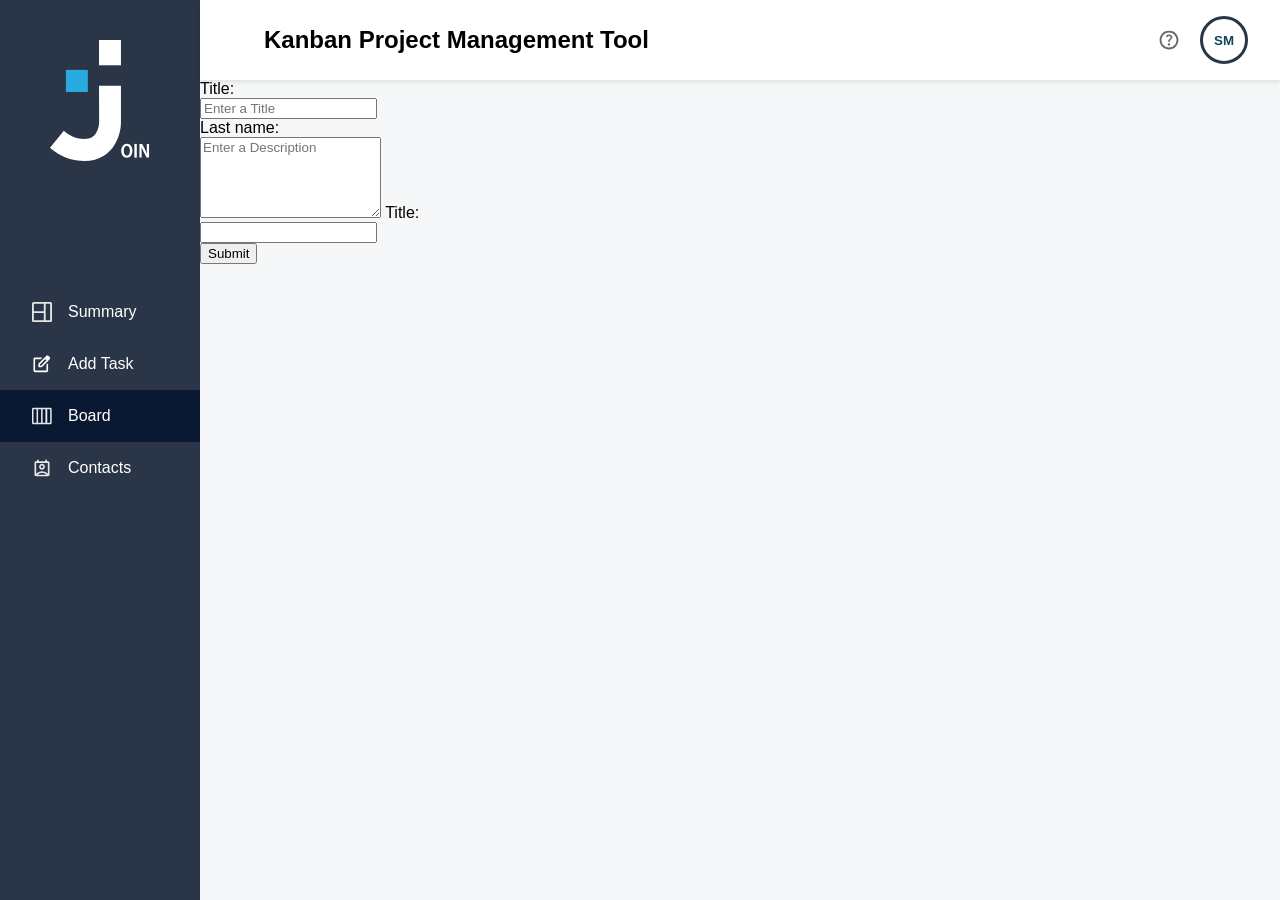
<file: html/add_task.html>
<!DOCTYPE html>
<html lang="en">

<head>
    <meta charset="UTF-8">
    <meta name="viewport" content="width=device-width, initial-scale=1.0">
    <title>Join</title>
    <link rel="stylesheet" href="../style.css">
    <link rel="stylesheet" href="../styles/buttons.css">
</head>

<body>
    <aside>
        <div class="aside-join-icon">
            <img src="../assets/icons/main-icon.svg" alt="">

        </div>


        <nav class="sidebar-nav">
            <a href="#" class="nav-item">
                <img src="../assets/icons/summary-icon.svg" alt="">
                <span>Summary</span>
            </a>

            <a href="#" class="nav-item ">
                <img src="../assets/icons/add-task-icon.svg" alt="">
                <span>Add Task</span>
            </a>

            <a href="#" class="nav-item active">
                <img src="../assets/icons/board-icon.svg" alt="">
                <span>Board</span>
            </a>

            <a href="#" class="nav-item">
                <img src="../assets/icons/contacts-icon.svg" alt="">
                <span>Contacts</span>
            </a>
        </nav>
    </aside>

    <main>
        <header class="header">
            <h2 class="header-title">Kanban Project Management Tool</h2>

            <div class="header-actions">
                <button class="help-button" aria-label="Help">
                    <img src="../assets/icons/help-questionmark-icon.svg" alt="">
                </button>

                <button class="user-avatar" aria-label="Open user menu">
                    <span id="userInitials">SM</span>
                </button>
            </div>
        </header>





        <form>
            <label for="title">Title:</label><br>
            <input type="text" id="title" name="title" placeholder="Enter a Title"><br>

            <label for="description">Last name:</label><br>
            <textarea name="description" id="description" placeholder="Enter a Description" rows="5"></textarea>


            <label for="subtask">Title:</label><br>
            <input type="text" id="subtask" name="subtask"><br>

            <ul class="subtasks">

            </ul>

            <input type="submit" value="Submit">
        </form>







    </main>

    <script src="../script.js"></script>
    <!-- 
    <script type="module" src="../js/firebase-config.js"></script>
    <script type="module" src="../js/auth-check.js"></script> -->

</body>

</html>
</file>
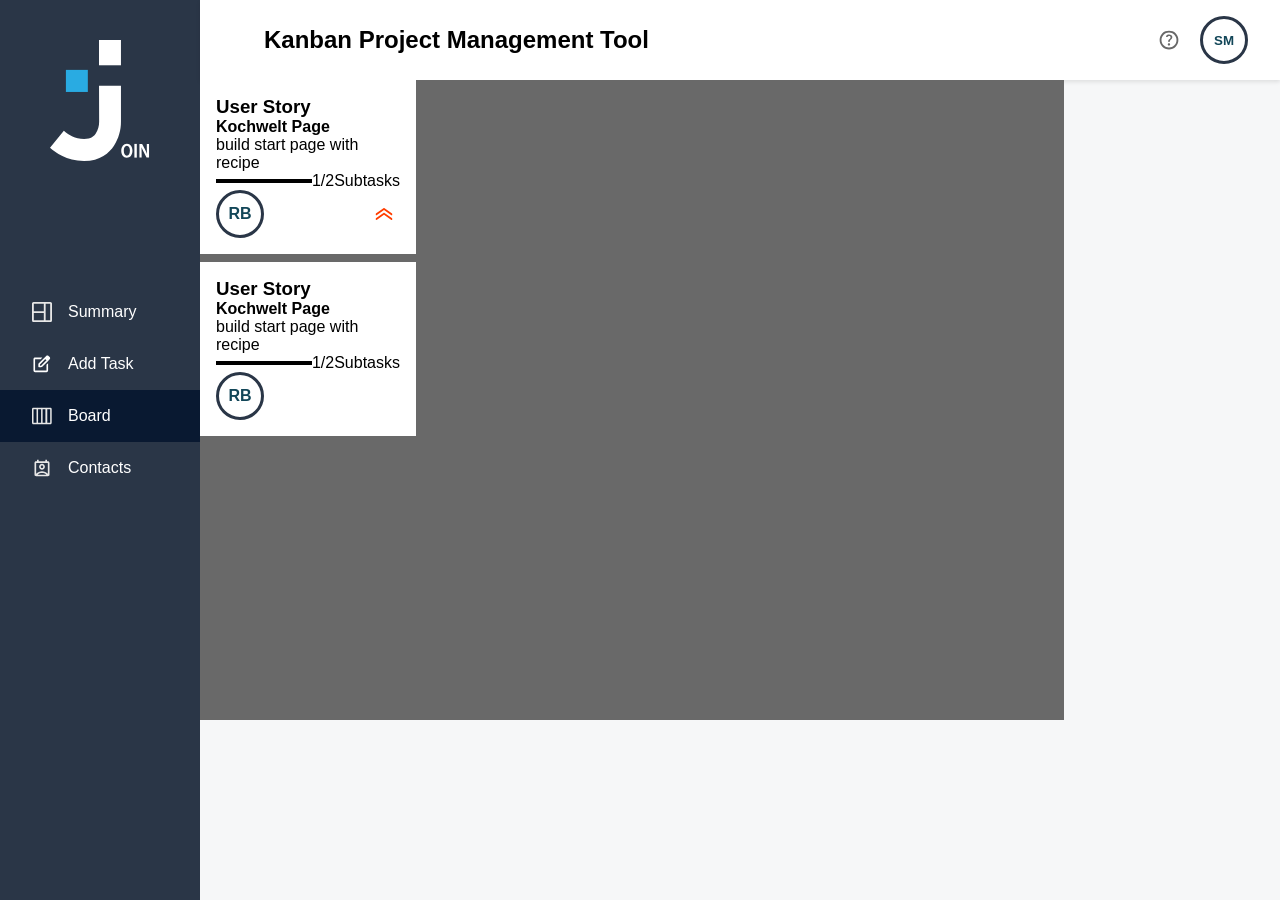
<file: html/board.html>
<!DOCTYPE html>
<html lang="en">

<head>
    <meta charset="UTF-8">
    <meta name="viewport" content="width=device-width, initial-scale=1.0">
    <title>Join</title>
    <link rel="stylesheet" href="../style.css">
    <link rel="stylesheet" href="../styles/board.css">
    <link rel="shortcut icon" href="../assets/icons/favicon.svg" type="image/x-icon">
</head>

<body>
    <aside>
        <div class="aside-join-icon">
            <img src="../assets/icons/main-icon.svg" alt="">

        </div>


        <nav class="sidebar-nav">
            <a href="#" class="nav-item">
                <img src="../assets/icons/summary-icon.svg" alt="">
                <span>Summary</span>
            </a>

            <a href="#" class="nav-item ">
                <img src="../assets/icons/add-task-icon.svg" alt="">
                <span>Add Task</span>
            </a>

            <a href="#" class="nav-item active">
                <img src="../assets/icons/board-icon.svg" alt="">
                <span>Board</span>
            </a>

            <a href="#" class="nav-item">
                <img src="../assets/icons/contacts-icon.svg" alt="">
                <span>Contacts</span>
            </a>
        </nav>
    </aside>

    <main>
        <header class="header">
            <h2 class="header-title">Kanban Project Management Tool</h2>

            <div class="header-actions">
                <button class="help-button" aria-label="Help">
                    <img src="../assets/icons/help-questionmark-icon.svg" alt="">
                </button>

                <button class="user-avatar" aria-label="Open user menu">
                    <span id="userInitials">SM</span>
                </button>
            </div>
        </header>

        <div class="board-wrapper">
            <section class="task-col">
                <ul id="to_do">
                    <li class="task-box">
                        <h3>User Story</h3>
                        <h4>Kochwelt Page</h4>
                        <span>build start page with recipe</span>


                        <div class="subtask-progress-container">
                            <div class="progress-bar">

                            </div>
                            <span>1/2Subtasks</span>
                        </div>


                        <div class="initials-container">
                            <div class="user-avatar">RB</div>
                            <img src="../assets/icons/prio-high.svg" alt="high-priority icon">

                        </div>

                    </li>

                    <li class="task-box">
                        <h3>User Story</h3>
                        <h4>Kochwelt Page</h4>
                        <span>build start page with recipe</span>
                        <div class="subtask-progress-container">
                            <div class="progress-bar">

                            </div>
                            <span>1/2Subtasks</span>
                        </div>
                        <div>
                            <div class="initials-container">
                                <div class="user-avatar">RB</div>
                            </div>
                            <div class="placeholder for image urgent"></div>
                        </div>
                    </li>
                </ul>
            </section>

            <section class="task-col">
                <ul id="in_progress">
                    <li></li>
                </ul>
            </section>

            <section class="task-col">
                <ul id="await_feedback">
                    <li></li>
                </ul>
            </section>

            <section class="task-col">
                <ul id="done">
                    <li></li>
                </ul>
            </section>
        </div>




        <!-- <section>
            <h3>User Story</h3>
            <h4>Title</h4>
            <p>Description</p>
            <div>
                <div>LoadingBar</div>
                <span>subtasks</span>
            </div>
            <div>
                <div>
                    <div>RB</div>
                    <div>MG</div>
                    <div>SO</div>
                </div>
                <div>Urgency</div>
            </div>

        </section> -->

    </main>

    <script src="../script.js"></script>
    <script src="../js/add_task.js"></script>
<!-- 
    <script type="module" src="../js/firebase-config.js"></script>
    <script type="module" src="../js/auth-check.js"></script> -->
</body>


</html>
</file>
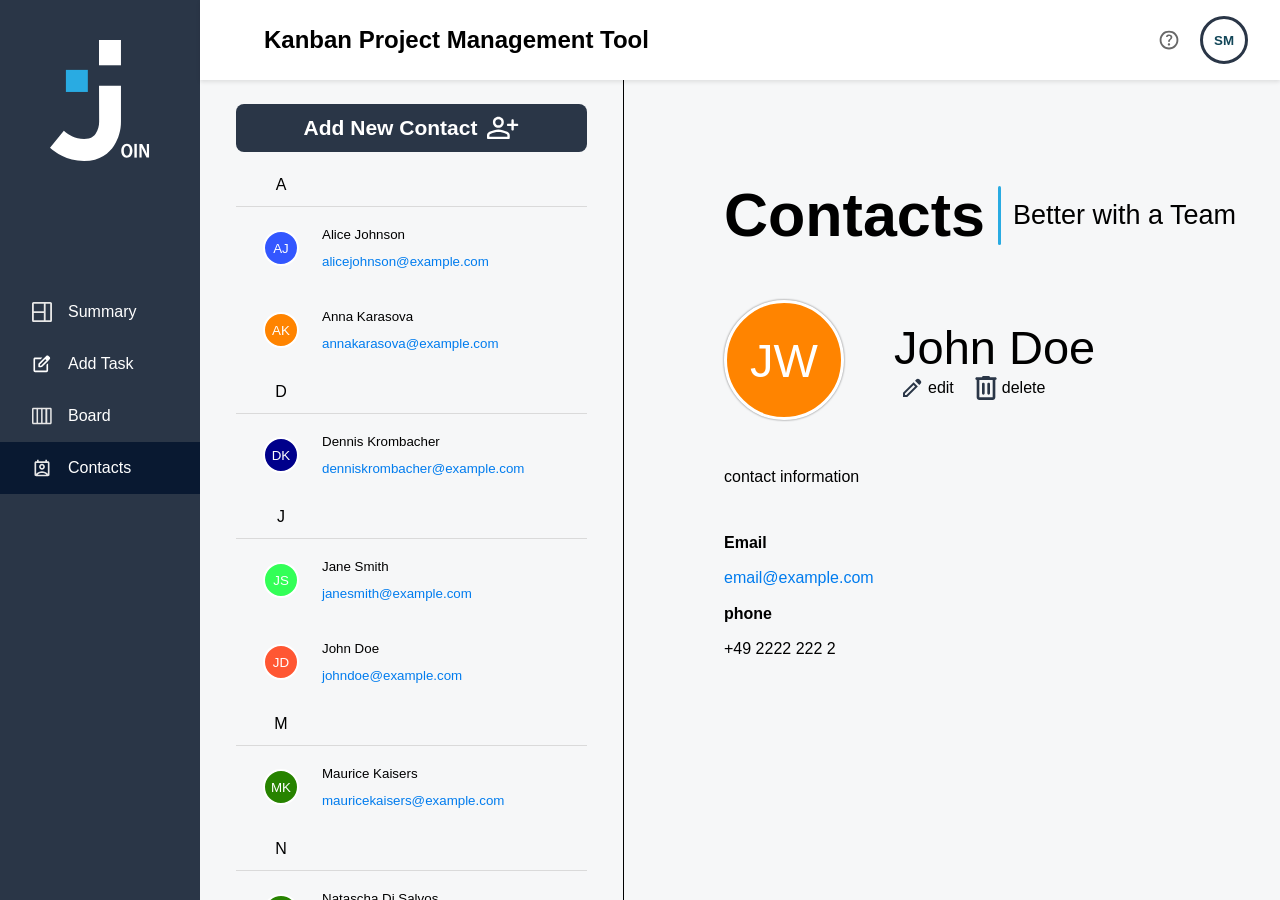
<file: html/contacts.html>
<!DOCTYPE html>
<html lang="en">

<head>
    <meta charset="UTF-8">
    <meta name="viewport" content="width=device-width, initial-scale=1.0">
    <title>Join</title>
    <link rel="stylesheet" href="/styles/standard.css">
    <link rel="stylesheet" href="../style.css">
    <link rel="stylesheet" href="/styles/contacts.css">
    <link rel="stylesheet" href="/styles/contact_color.css">
    <link rel="stylesheet" href="/styles/buttons.css">
</head>

<body onload="init()">
    <aside>
        <div class="aside-join-icon">
            <img src="/assets/icons/main-icon.svg" alt="">

        </div>
        <nav class="sidebar-nav">
            <a href="./summary.html" class="nav-item">
                <img src="../assets/icons/summary-icon.svg" alt="">
                <span>Summary</span>
            </a>

            <a href="./add_task.html" class="nav-item ">
                <img src="../assets/icons/add-task-icon.svg" alt="">
                <span>Add Task</span>
            </a>

            <a href="./board.html" class="nav-item">
                <img src="../assets/icons/board-icon.svg" alt="">
                <span>Board</span>
            </a>

            <a href="./contacts.html" class="nav-item active">
                <img src="../assets/icons/contacts-icon.svg" alt="">
                <span>Contacts</span>
            </a>
        </nav>
    </aside>

    <main>
        <header class="header">
            <h2 class="header-title">Kanban Project Management Tool</h2>

            <div class="header-actions">
                <button class="help-button" aria-label="Help">
                    <img src="../assets/icons/help-questionmark-icon.svg" alt="">
                </button>

                <button class="user-avatar" aria-label="Open user menu">
                    <span id="userInitials">SM</span>
                </button>
            </div>
        </header>

        <section class="section-main-content">
            <div class="contact-list-container">
                <button class="btn button-add-new-contact btn-primary">
                    <span>Add New Contact</span>
                    <div class="add-new-contact-box">
                        <img class="add-new-contact-icon" src="/assets/icons/add-contact-icon.svg" alt="">
                    </div>
                </button>
                <div id="contact_list" class="contact-list">

                </div>
            </div>
            <div class="container-contact-details">
                <div class="contact-details-header">
                    <h2 class="contact-details-title">Contacts</h2>
                    <div class="contact-header-separator"></div>
                    <span class="contact-details-slogan">Better with a Team</span>
                </div>
                <div id="contact_details" class="contact-details-container">
                    <div class="contact-details-item">
                        <div class="contact-details-initials">
                            <span id="contact_details_initials">JW</span>
                        </div>
                        <div class="contact-details-name">
                            <div class="contact-details-name-text">
                                <span id="contact_details_name">John Doe</span>
                            </div>
                            <div class="contact-details-actions">
                                <button onclick="editContact()">
                                    <img class="contact-details-icon" src="/assets/icons/edit-icon.svg"
                                        alt="">edit</button>
                                <button onclick="deleteContact()">
                                    <img class="contact-details-icon" src="/assets/icons/trash-icon.svg"
                                        alt="">delete</button>
                            </div>
                        </div>
                    </div>
                    <div class="contact-details-info">contact information</div>
                    <div class="contact-details-connect-container">
                        <div class="contact-details-connect">
                            <span>Email</span>
                            <a id="contact_details_email" href="mailto:email@example.com">email@example.com</a>
                        </div>
                        <div class="contact-details-connect">
                            <span>phone</span>
                            <span id="contact_details_phone">+49 2222 222 2</span>
                        </div>
                    </div>
                </div>
            </div>
        </section>
    </main>
    <!-- <div class="dialog-container"></div> convert to Dialog Element -->


</body>
<script src="../script.js"></script>
<script src="../js/contact.js"></script>

</html>
</file>
<file: style.css>
:root {
  --color-primary: rgb(42, 54, 71);

  --color-bg-main: rgb(246, 247, 248);

  --color-light-font: rgb(231, 231, 231);
  --color-active-font: rgb(255, 255, 255);

  --color-form-box: rgb(104, 104, 104);
  --color-outer-form-font: hsl(0, 0%, 27%);

  --color-login-privacy-policy: rgb(18, 70, 88);
  --color-error: rgb(230, 0, 38);

  --color-task-user-story: rgb(0, 56, 255);
  --color-task-technical: rgb(31, 215, 193);
  --color-nav-active: rgb(9, 25, 49);

  --color-login-initials: rgb(18, 70, 88);

  --color-underscore: rgb(41, 171, 226);

  --color-contact-mail: rgb(0, 124, 238);
}

* {
  margin: 0;
  box-sizing: border-box;
  scroll-behavior: smooth;
  font-family: "Inter", sans-serif;
}

/* Utilities – projektweit wiederverwendbare Hilfsklassen */
.visually-hidden {
    position: absolute;
    width: 1px;
    height: 1px;
    padding: 0;
    margin: -1px;
    overflow: hidden;
    clip: rect(0, 0, 0, 0);
    white-space: nowrap;
    border: 0;
}

/* Basis-Typografie – globale Standard-Elemente */
h1 {
    font-size: 3.8rem;
    font-weight: 700;
}


body {
  margin: 0;
  min-height: 100vh;
  display: flex;
}

main {
  background-color: var(--color-bg-main);
  display: flex;
  flex-direction: column;
  flex: 1;
}

.header {
  height: 80px;

  display: flex;
  align-items: center;
  justify-content: space-between;

  padding: 0 32px 0 64px;

  background-color: white;
  box-shadow: 0 2px 4px rgb(0 0 0 / 10%);
}

.header-actions {
  display: flex;
  align-items: center;
  gap: 16px;
}

.help-button {
  border: none;
  background: transparent;
  padding: 0;

  display: flex;
  align-items: center;
  justify-content: center;

  cursor: pointer;
}

.help-button img {
  width: 30px;
  height: 30px;
}

.user-avatar {
  width: 48px;
  height: 48px;

  display: flex;
  align-items: center;
  justify-content: center;

  border: 3px solid var(--color-primary);
  border-radius: 50%;

  background-color: white;

  font-weight: 700;
  color: var(--color-login-initials);

  cursor: pointer;
}

aside {
  background-color: var(--color-primary);
  max-width: 20vw;
  width: 200px;
  min-height: 100%;
  display: flex;
  flex-direction: column;
  align-items: center;
  padding: 40px 0px;
}

.aside-join-icon {
  height: 30%;
}

aside img {
  width: 100px;
}

.nav-icon {
  width: 40px;
  aspect-ratio: 1/1;
}

.sidebar-nav {
  display: flex;
  flex-direction: column;
  width: 100%;
}

.nav-item {
  display: grid;
  grid-template-columns: 24px 1fr;
  align-items: center;
  gap: 12px;

  padding: 16px 32px;

  color: white;
  text-decoration: none;
}

.nav-item img {
  width: 20px;
  height: 20px;
}

.nav-item.active {
  background-color: var(--color-nav-active);
}
</file>
<file: styles/buttons.css>
/*
 * Global button base classes, used across the whole app.
 * Principle: .btn = shared base (padding, radius, font, transition),
 * .btn-primary / .btn-secondary = color variants on top.
 * Always use BOTH classes together in HTML: class="btn btn-primary"
 *
 * Does NOT belong here: icon buttons, priority toggle, avatar circle, etc. –
 * those are too specific/page-specific and belong in the respective
 * component CSS (e.g. board.css), not in these global base classes.
 */

/* Base */

.btn {
  display: flex;
  align-items: center;
  justify-content: center;
  gap: 10px;
  padding: 15px 24px;
  height: 48px;
  border-radius: 8px;
  border: none;
  cursor: pointer;
  font-size: 1.3125rem;
  font-weight: 700;
  transition: 100ms; /* Checklist: 75-125ms for clickable elements */
}

/* End Base */


/* Color Variants */

.btn-primary {
  background-color: var(--color-primary);
  color: white;
}

.btn-secondary {
  background-color: white;
  color: var(--color-primary);
  border: 1px solid var(--color-primary);
}

/* End Color Variants */


/* Hover States */

.btn-primary:hover {
  background-color: var(--color-login-privacy-policy);
  box-shadow: 0 4px 4px rgb(0 0 0 / 25%);
}

.btn-secondary:hover {
  border: 2px solid var(--color-login-privacy-policy);
  box-shadow: 0 4px 4px rgb(0 0 0 / 25%);
}

/* End Hover States */
</file>
<file: styles/board.css>
.board-wrapper {
    display: flex;
    width: 100%;
}

.task-col {
    display: flex;
    flex-direction: column;

    width: 20%;
}

.task-col>ul {
    background-color: rgb(105, 105, 105);
    list-style-type: none;
    padding: 0;
    margin: 0;
    min-height: 50vw;
    display: flex;
    flex-direction: column;
    gap: 8px;
}

.subtask-progress-container {
    display: flex;
    justify-content: space-between;
    align-items: center;
}

.progress-bar {
    background-color: black;
    width: 100%;
    height: 4px;
}

.initials-container {
    display: flex;
    justify-content: space-between;
}

.task-box {
    background-color: white;
    padding: 16px;
}
</file>
<file: styles/standard.css>
* {
  margin: 0;
  box-sizing: border-box;
  scroll-behavior: smooth;
  font-family: "Inter", sans-serif;
}

a {
  text-decoration: none;
}
</file>
<file: styles/contacts.css>
.test {
    background-color: lightblue;
    height: 50px;
    width: 50px;
}

a {
    color: #007CEE;
}


.section-main-content {
    display: flex;
}

.separator {
    border-bottom: solid rgb(218, 218, 218) 1px;
}

.contact-list-container {
    border-right: solid black 1px;
    /* remove this line */

    height: calc(100vh - 80px);
    min-width: 424px;
    width: 424px;
    overflow-y: auto;
    gap: 12px;
    display: flex;
    flex-direction: column;
    align-items: center;
    padding: 24px 36px 0 36px;
}

.button-add-new-contact {
    width: 100%;
}

.add-new-contact-box {
    height: 32px;
    width: 32px;
}

.add-new-contact-icon {
    height: 100%;
    width: 100%;
}

.contact-list {
    height: 100%;
    width: 100%;
}

.contact-list-item {
    display: flex;
    flex-direction: column;
    border: unset;
    background-color: var(--color-bg-main);
    width: 100%;
    gap: 20px;
    padding: 20px 0
}

.contact-list-item:hover {
    background-color:  rgb(42, 54, 71);
    color: white;
    cursor: pointer;
}

.contact-list-name {
    text-align: left;
}

.contact-list-email {
    width: fit-content;
    text-align: left;
}

.contact-content {
    display: flex;
    gap: 20px;
}

.initials-box {
    min-height: 42px;
    min-width: 42px;
    width: 42px;
    display: flex;
    justify-content: center;
    align-items: center;
    margin-left: 24px;
}

.contact-initials {
    border: solid white 2px;
    color: white;
    height: 36px;
    width: 36px;
    border-radius: 50%;
    display: flex;
    justify-content: center;
    align-items: center;
}

.contact-item {
    display: flex;
    flex-direction: column;
    justify-content: space-between;
    width: 100%;
}

.container-contact-details {
    height: 100%;
    width: calc(100% - 38px);
    display: flex;
    flex-direction: column;
    align-items: flex-start;
    padding-left: 100px;
}

.contact-details-header {
    height: 73px;
    /* width: 569px; */
    margin-top: 100px;
    display: flex;
    justify-content: space-between;
    align-items: center;
}

.contact-details-title {
    height: 100%;
    width: 274px;
    font-size: 61px;
    font-weight: 700;
}

.contact-details-slogan {
    width: 235px;
    font-size: 27px;
    font-weight: 40;
    text-align: end;
}

.contact-header-separator {
    background-color: #29ABE2;
    height: 59px;
    width: 3px;
    border-radius: 3px;
}

.contact-details-container {
    height: 100%;
    width: 100%;
    padding-top: 50px;
}

.contact-details-item {
    display: flex;
    align-items: center;
}

.contact-details-name {
    padding-left: 50px;
}

.contact-details-name-text {
    font-size: 47px;
}

.contact-details-actions {
    display: flex;
    gap: 8px;
}

.contact-details-actions button {
    background: none;
    border: none;
    cursor: pointer;
    display: flex;
    align-items: center;
    font-size: 16px;
}

.contact-details-actions img {
    height: 24px;
    width: 24px;
    margin-right: 4px;
}

.contact-details-info {
    height: 74px;
    margin: 20px 0;
    display: flex;
    align-items: center;
}

.contact-details-connect-container {
    display: flex;
    flex-direction: column;
    gap: 18px;
}

.contact-details-connect {
    height: 53px;
    display: flex;
    flex-direction: column;
    justify-content: space-between;
}

.contact-details-connect span {
    font-weight: bold;
}

#contact_details_phone {
    font-weight: inherit;
}



/* background color removed */
.contact-details-initials {
    background-color: rgb(255, 132, 0);
    height: 120px;
    width: 120px;
    border-radius: 50%;
    display: flex;
    justify-content: center;
    align-items: center;
    border: solid white 3px;
    filter: drop-shadow(0 0 1px rgba(0, 0, 0, 0.5));
    font-size: 47px;
    color: white;
    font-weight: 500;
}







.dialog-container {
    position: fixed;
    top: 0;
    left: 0;
    right: 0;
    bottom: 0;
    background-color: rgba(0, 0, 0, 0.5);
    display: flex;
    justify-content: center;
    align-items: center;
    overflow: hidden;
}

.dialog {
    background-color: white;
    border-radius: 8px;
    padding: 24px;
    box-shadow: 0 2px 10px rgba(0, 0, 0, 0.1);
}
</file>
<file: styles/contact_color.css>
.color-red {
    background-color: #FF5733;
}

.color-green {
    background-color: #33FF57;
}

.color-blue {
    background-color: #3357FF;
}

.color-purple {
    background-color: #FF33FF;
}

.color-orange {
    background-color: #ff8400;
}

.color-cyan {
    background-color: #00bfff;
}

.color-yellow {
    background-color: #ffea00;
}

.color-darkgreen {
    background-color: #278300;
}

.color-darkred {
    background-color: #9b0000;
}

.color-darkblue {
    background-color: #00008b;
}
</file>
